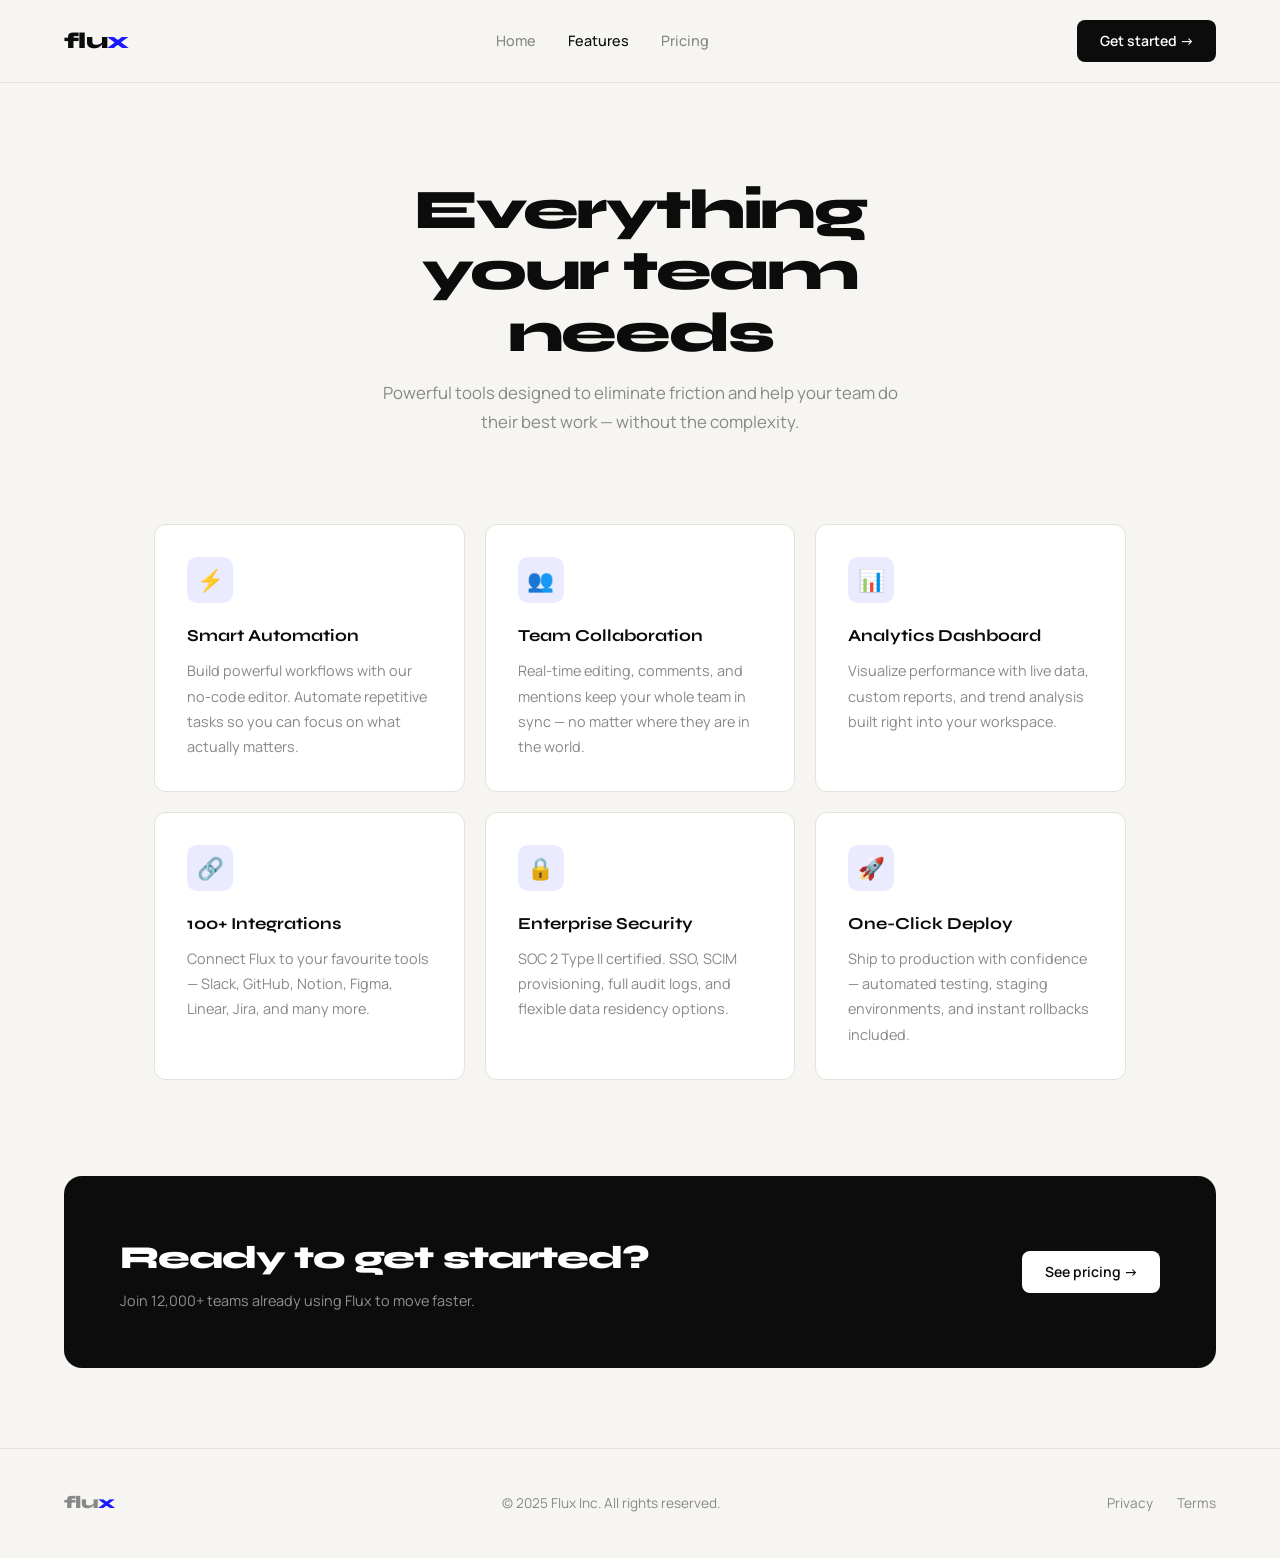
<file: features.html>
<!DOCTYPE html>
<html lang="en">
<head>
  <meta charset="UTF-8">
  <meta name="viewport" content="width=device-width, initial-scale=1.0">
  <title>Flux — Features</title>
  <link rel="stylesheet" href="style.css">
  <style>
    .grid {
      display: grid; grid-template-columns: repeat(auto-fit, minmax(290px, 1fr));
      gap: 1.25rem; padding: 2.5rem 5% 6rem; max-width: 1100px; margin: 0 auto;
    }
    .card {
      background: var(--white); border: 1px solid var(--border);
      border-radius: var(--radius); padding: 2rem;
      transition: border-color 0.25s, transform 0.25s;
    }
    .card:hover { border-color: var(--accent); transform: translateY(-4px); }
    .card-icon {
      width: 46px; height: 46px; background: #EBEBFF; border-radius: 10px;
      display: flex; align-items: center; justify-content: center;
      font-size: 1.35rem; margin-bottom: 1.25rem;
    }
    .card h3 { font-family: 'Syne', sans-serif; font-size: 1.05rem; font-weight: 700; margin-bottom: 0.5rem; }
    .card p { color: var(--muted); font-size: 0.9rem; line-height: 1.75; }
    .cta-strip {
      background: var(--text); color: var(--white); border-radius: 18px;
      margin: 0 5% 5rem; padding: 3.5rem;
      display: flex; align-items: center; justify-content: space-between; gap: 2rem; flex-wrap: wrap;
    }
    .cta-strip h2 { font-family: 'Syne', sans-serif; font-size: clamp(1.4rem,3vw,2rem); font-weight: 800; letter-spacing: -0.03em; }
    .cta-strip p { color: rgba(255,255,255,0.55); font-size: 0.9rem; margin-top: 0.4rem; }
    .btn-white { background: var(--white); color: var(--text); }
    .btn-white:hover { background: var(--bg); }
  </style>
</head>
<body>
  <nav>
    <div class="logo">flu<span>x</span></div>
    <ul class="nav-links">
      <li><a href="index.html">Home</a></li>
      <li><a href="features.html" class="active">Features</a></li>
      <li><a href="pricing.html">Pricing</a></li>
    </ul>
    <a href="#" class="btn btn-primary">Get started →</a>
  </nav>

  <div class="page-header">
    <h1>Everything your team needs</h1>
    <p class="sub">Powerful tools designed to eliminate friction and help your team do their best work — without the complexity.</p>
  </div>

  <div class="grid">
    <div class="card"><div class="card-icon">⚡</div><h3>Smart Automation</h3><p>Build powerful workflows with our no-code editor. Automate repetitive tasks so you can focus on what actually matters.</p></div>
    <div class="card"><div class="card-icon">👥</div><h3>Team Collaboration</h3><p>Real-time editing, comments, and mentions keep your whole team in sync — no matter where they are in the world.</p></div>
    <div class="card"><div class="card-icon">📊</div><h3>Analytics Dashboard</h3><p>Visualize performance with live data, custom reports, and trend analysis built right into your workspace.</p></div>
    <div class="card"><div class="card-icon">🔗</div><h3>100+ Integrations</h3><p>Connect Flux to your favourite tools — Slack, GitHub, Notion, Figma, Linear, Jira, and many more.</p></div>
    <div class="card"><div class="card-icon">🔒</div><h3>Enterprise Security</h3><p>SOC 2 Type II certified. SSO, SCIM provisioning, full audit logs, and flexible data residency options.</p></div>
    <div class="card"><div class="card-icon">🚀</div><h3>One-Click Deploy</h3><p>Ship to production with confidence — automated testing, staging environments, and instant rollbacks included.</p></div>
  </div>

  <div class="cta-strip">
    <div><h2>Ready to get started?</h2><p>Join 12,000+ teams already using Flux to move faster.</p></div>
    <a href="pricing.html" class="btn btn-white">See pricing →</a>
  </div>

  <footer>
    <div class="logo">flu<span>x</span></div>
    <div>© 2025 Flux Inc. All rights reserved.</div>
    <div style="display:flex;gap:1.5rem"><a href="#">Privacy</a><a href="#">Terms</a></div>
  </footer>
</body>
</html>
</file>
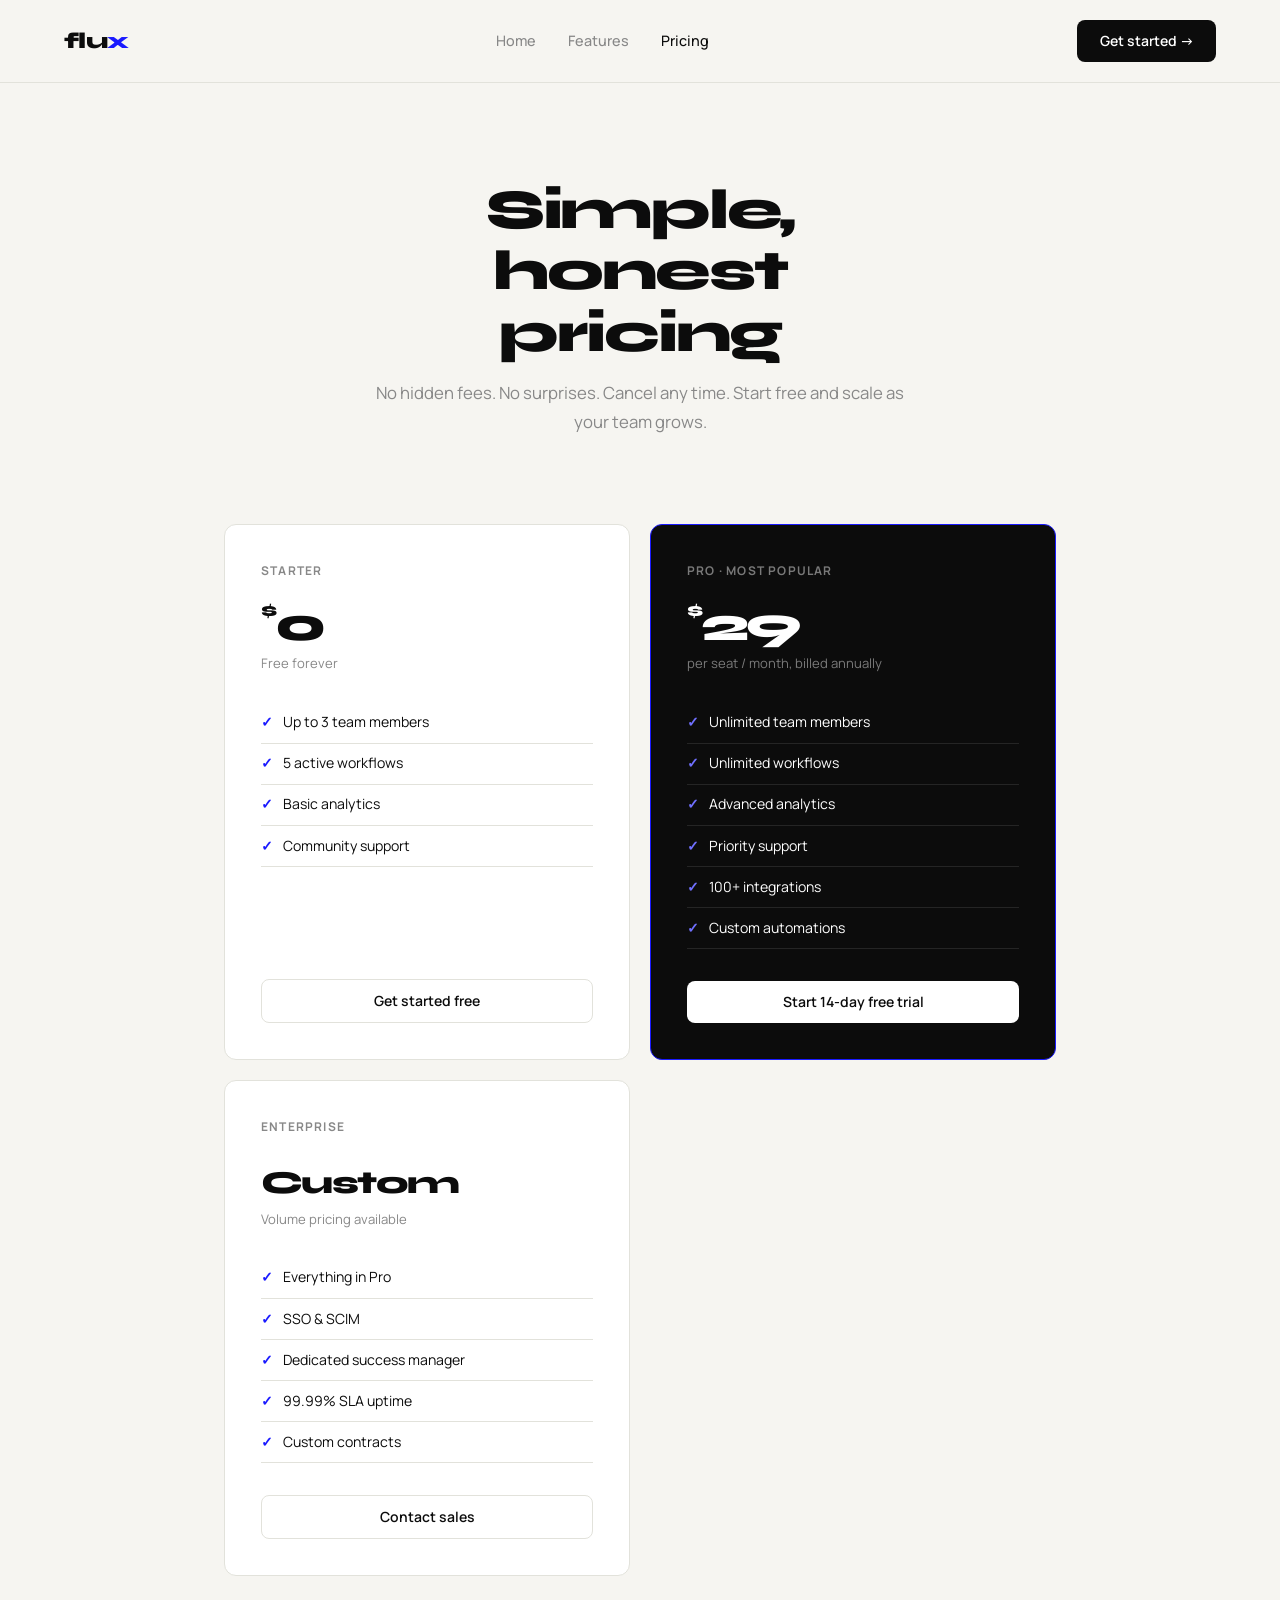
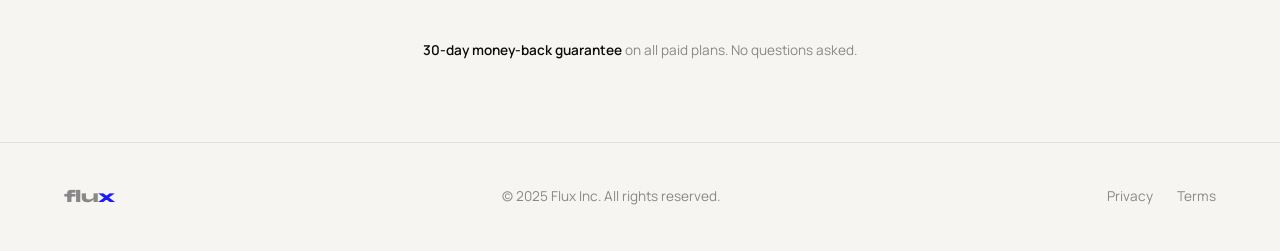
<file: pricing.html>
<!DOCTYPE html>
<html lang="en">
<head>
  <meta charset="UTF-8">
  <meta name="viewport" content="width=device-width, initial-scale=1.0">
  <title>Flux — Pricing</title>
  <link rel="stylesheet" href="style.css">
  <style>
    .plans {
      display: grid; grid-template-columns: repeat(auto-fit, minmax(265px, 1fr));
      gap: 1.25rem; padding: 2.5rem 5% 4rem; max-width: 960px; margin: 0 auto;
    }
    .plan {
      background: var(--white); border: 1px solid var(--border);
      border-radius: var(--radius); padding: 2.25rem; display: flex; flex-direction: column;
    }
    .plan.featured { border-color: var(--accent); background: var(--text); color: var(--white); }
    .plan-name { font-size: 0.75rem; font-weight: 700; text-transform: uppercase; letter-spacing: 0.1em; color: var(--muted); margin-bottom: 1.25rem; }
    .plan.featured .plan-name { color: rgba(255,255,255,0.45); }
    .price { font-family: 'Syne', sans-serif; font-size: 3rem; font-weight: 800; letter-spacing: -0.05em; line-height: 1; }
    .price sup { font-size: 1.2rem; vertical-align: top; margin-top: 0.5rem; }
    .price-note { font-size: 0.82rem; color: var(--muted); margin: 0.3rem 0 1.75rem; }
    .plan.featured .price-note { color: rgba(255,255,255,0.45); }
    .feat-list { list-style: none; flex: 1; margin-bottom: 2rem; }
    .feat-list li { padding: 0.55rem 0; font-size: 0.88rem; border-bottom: 1px solid var(--border); display: flex; gap: 0.65rem; align-items: center; }
    .plan.featured .feat-list li { border-color: rgba(255,255,255,0.1); }
    .feat-list li::before { content: '✓'; color: var(--accent); font-weight: 800; flex-shrink: 0; }
    .plan.featured .feat-list li::before { color: #7070FF; }
    .plan .btn { width: 100%; justify-content: center; }
    .plan.featured .btn-primary { background: var(--white); color: var(--text); }
    .plan.featured .btn-primary:hover { background: var(--bg); }
    .guarantee { text-align: center; color: var(--muted); font-size: 0.85rem; padding-bottom: 5rem; }
    .guarantee span { color: var(--text); font-weight: 600; }
  </style>
</head>
<body>
  <nav>
    <div class="logo">flu<span>x</span></div>
    <ul class="nav-links">
      <li><a href="index.html">Home</a></li>
      <li><a href="features.html">Features</a></li>
      <li><a href="pricing.html" class="active">Pricing</a></li>
    </ul>
    <a href="#" class="btn btn-primary">Get started →</a>
  </nav>

  <div class="page-header">
    <h1>Simple, honest pricing</h1>
    <p class="sub">No hidden fees. No surprises. Cancel any time. Start free and scale as your team grows.</p>
  </div>

  <div class="plans">
    <div class="plan">
      <div class="plan-name">Starter</div>
      <div class="price"><sup>$</sup>0</div>
      <div class="price-note">Free forever</div>
      <ul class="feat-list">
        <li>Up to 3 team members</li>
        <li>5 active workflows</li>
        <li>Basic analytics</li>
        <li>Community support</li>
      </ul>
      <a href="#" class="btn btn-outline">Get started free</a>
    </div>

    <div class="plan featured">
      <div class="plan-name">Pro · Most popular</div>
      <div class="price"><sup>$</sup>29</div>
      <div class="price-note">per seat / month, billed annually</div>
      <ul class="feat-list">
        <li>Unlimited team members</li>
        <li>Unlimited workflows</li>
        <li>Advanced analytics</li>
        <li>Priority support</li>
        <li>100+ integrations</li>
        <li>Custom automations</li>
      </ul>
      <a href="#" class="btn btn-primary">Start 14-day free trial</a>
    </div>

    <div class="plan">
      <div class="plan-name">Enterprise</div>
      <div class="price" style="font-size:2rem;line-height:1.3;padding-top:.4rem">Custom</div>
      <div class="price-note">Volume pricing available</div>
      <ul class="feat-list">
        <li>Everything in Pro</li>
        <li>SSO &amp; SCIM</li>
        <li>Dedicated success manager</li>
        <li>99.99% SLA uptime</li>
        <li>Custom contracts</li>
      </ul>
      <a href="#" class="btn btn-outline">Contact sales</a>
    </div>
  </div>

  <p class="guarantee"><span>30-day money-back guarantee</span> on all paid plans. No questions asked.</p>

  <footer>
    <div class="logo">flu<span>x</span></div>
    <div>© 2025 Flux Inc. All rights reserved.</div>
    <div style="display:flex;gap:1.5rem"><a href="#">Privacy</a><a href="#">Terms</a></div>
  </footer>
</body>
</html>
</file>
<file: style.css>
@import url('https://fonts.googleapis.com/css2?family=Syne:wght@400;600;700;800&family=Manrope:wght@400;500;600&display=swap');

:root {
  --bg: #F6F5F1;
  --text: #0C0C0C;
  --accent: #1A1AFF;
  --muted: #888;
  --border: #E2E2DB;
  --white: #FFFFFF;
  --radius: 12px;
}

*, *::before, *::after { box-sizing: border-box; margin: 0; padding: 0; }

body {
  font-family: 'Manrope', sans-serif;
  background: var(--bg);
  color: var(--text);
  line-height: 1.6;
  min-height: 100vh;
}

a { text-decoration: none; color: inherit; }

/* ── NAV ── */
nav {
  display: flex;
  align-items: center;
  justify-content: space-between;
  padding: 1.25rem 5%;
  border-bottom: 1px solid var(--border);
  position: sticky;
  top: 0;
  background: var(--bg);
  z-index: 100;
  backdrop-filter: blur(8px);
}

.logo {
  font-family: 'Syne', sans-serif;
  font-weight: 800;
  font-size: 1.4rem;
  letter-spacing: -0.03em;
}

.logo span { color: var(--accent); }

.nav-links { display: flex; gap: 2rem; list-style: none; font-size: 0.9rem; font-weight: 500; }
.nav-links a { color: var(--muted); transition: color 0.2s; }
.nav-links a:hover, .nav-links a.active { color: var(--text); }

/* ── BUTTONS ── */
.btn {
  display: inline-flex;
  align-items: center;
  gap: 0.4rem;
  padding: 0.6rem 1.4rem;
  border-radius: 8px;
  font-family: 'Manrope', sans-serif;
  font-weight: 600;
  font-size: 0.875rem;
  cursor: pointer;
  transition: all 0.2s;
  border: none;
}

.btn-primary { background: var(--text); color: var(--white); }
.btn-primary:hover { background: var(--accent); }
.btn-outline { background: transparent; border: 1.5px solid var(--border); color: var(--text); }
.btn-outline:hover { border-color: var(--text); }

/* ── PAGE HEADER ── */
.page-header {
  text-align: center;
  padding: 6rem 5% 3rem;
  max-width: 680px;
  margin: 0 auto;
}

.page-header h1 {
  font-family: 'Syne', sans-serif;
  font-size: clamp(2rem, 5vw, 3.5rem);
  font-weight: 800;
  letter-spacing: -0.04em;
  line-height: 1.1;
  margin-bottom: 1rem;
}

.sub { color: var(--muted); font-size: 1.05rem; line-height: 1.7; }

/* ── FOOTER ── */
footer {
  border-top: 1px solid var(--border);
  padding: 2.5rem 5%;
  display: flex;
  align-items: center;
  justify-content: space-between;
  font-size: 0.85rem;
  color: var(--muted);
  flex-wrap: wrap;
  gap: 1rem;
}

footer .logo { font-size: 1.1rem; }

/* ── ANIMATION ── */
.fade-up {
  opacity: 0;
  transform: translateY(22px);
  transition: opacity 0.55s ease, transform 0.55s ease;
}

.fade-up.visible { opacity: 1; transform: none; }
</file>
